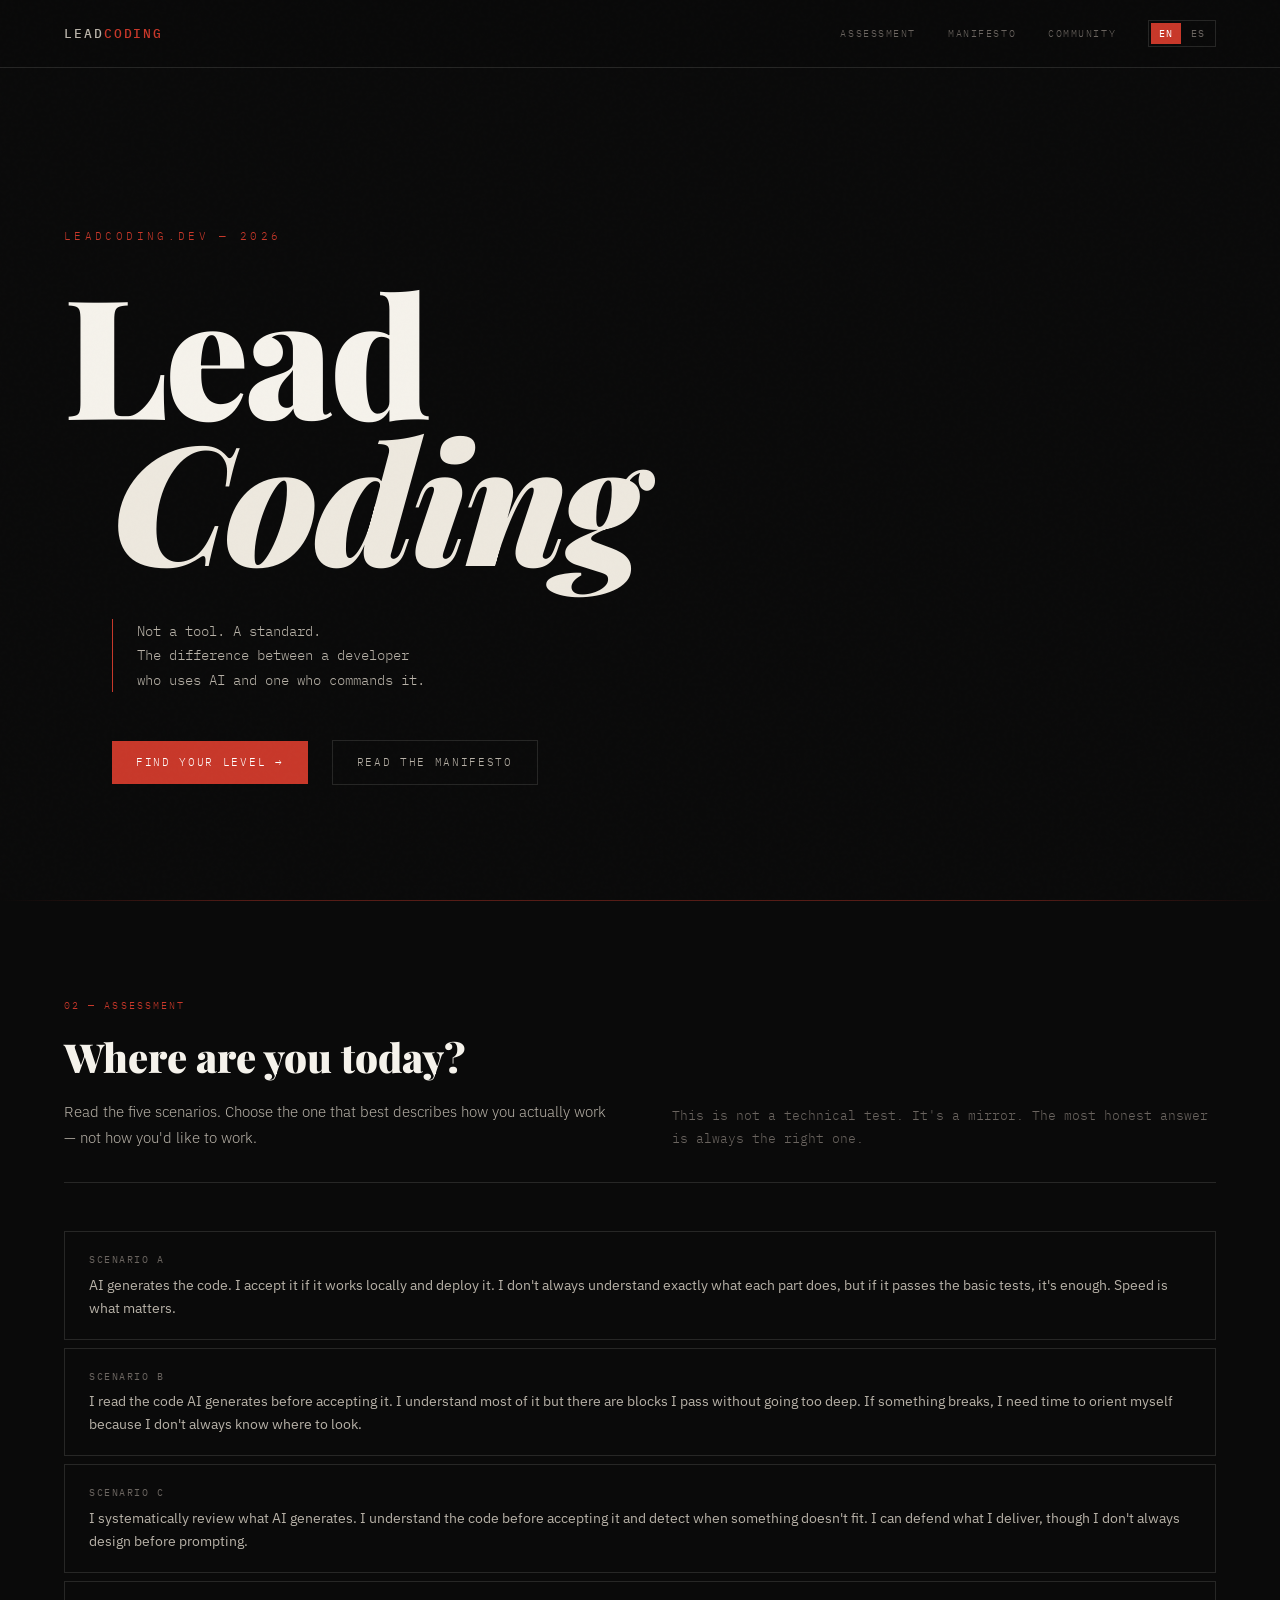
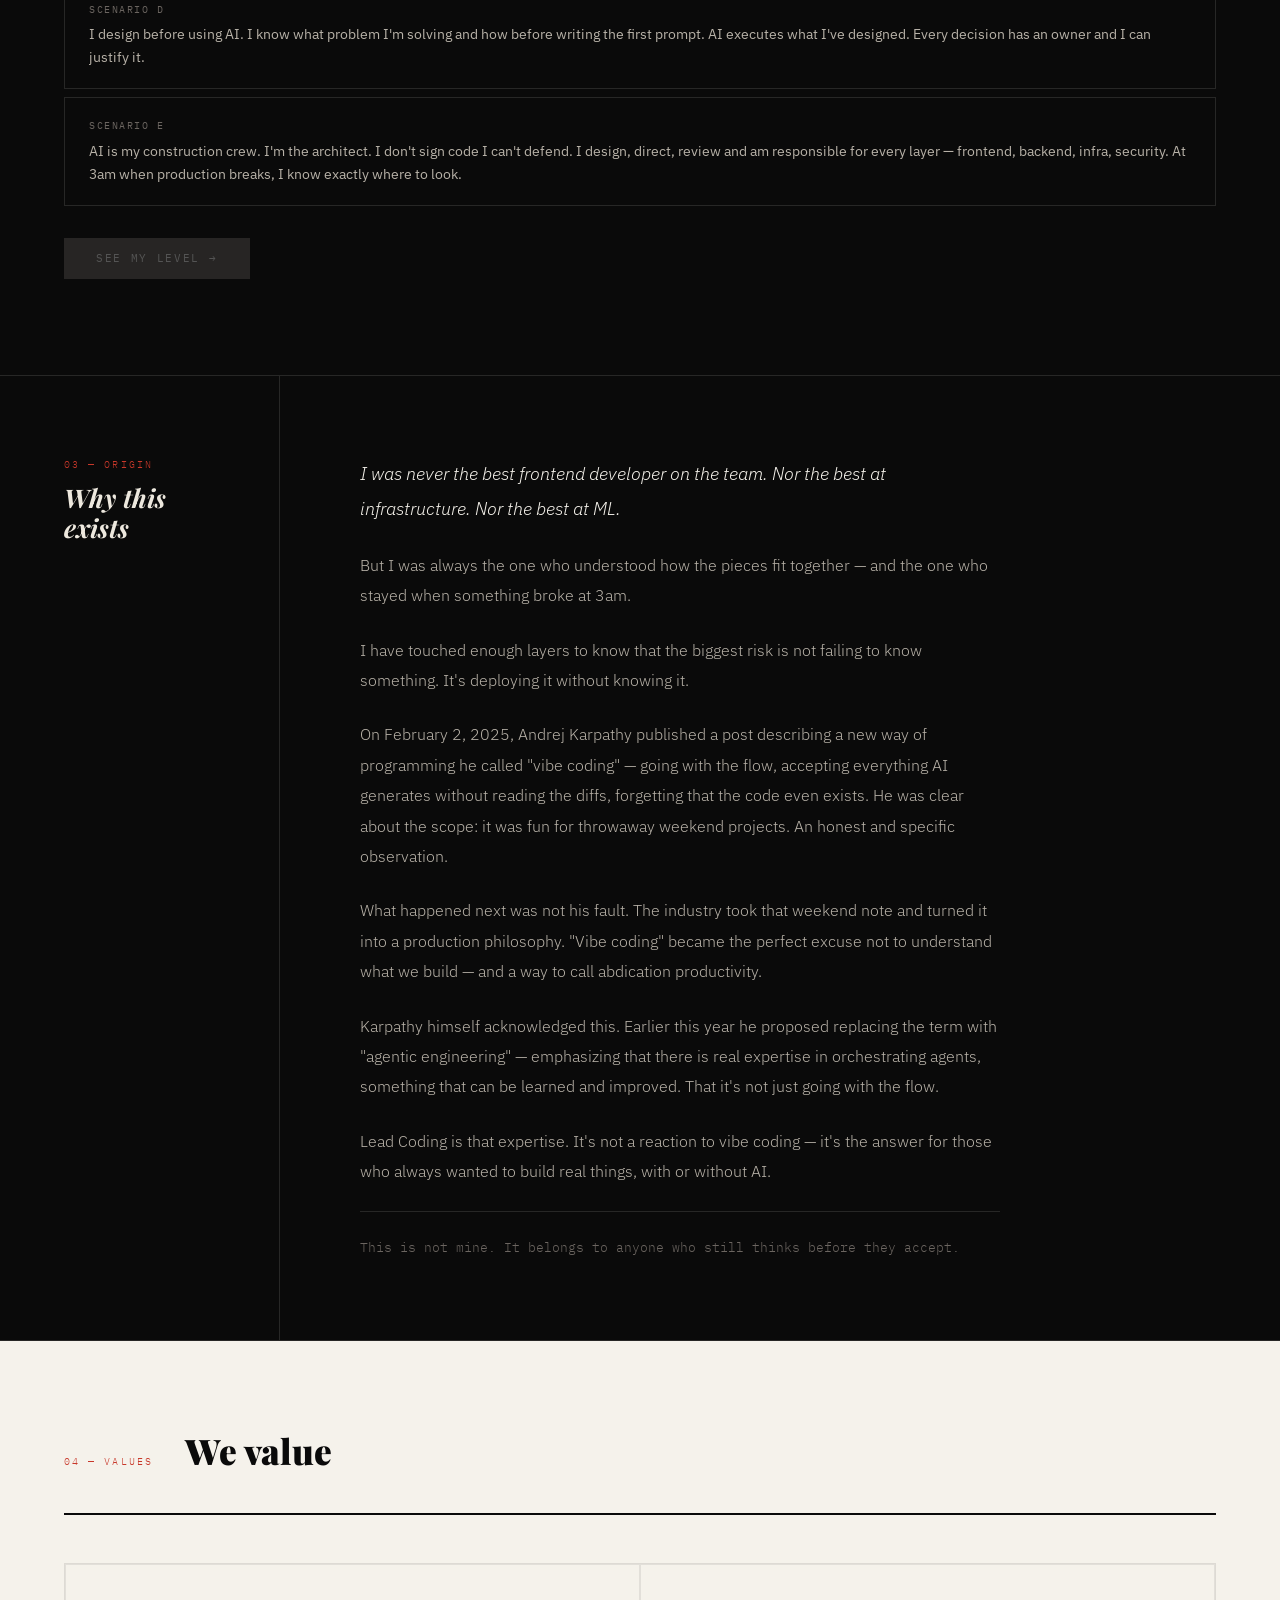
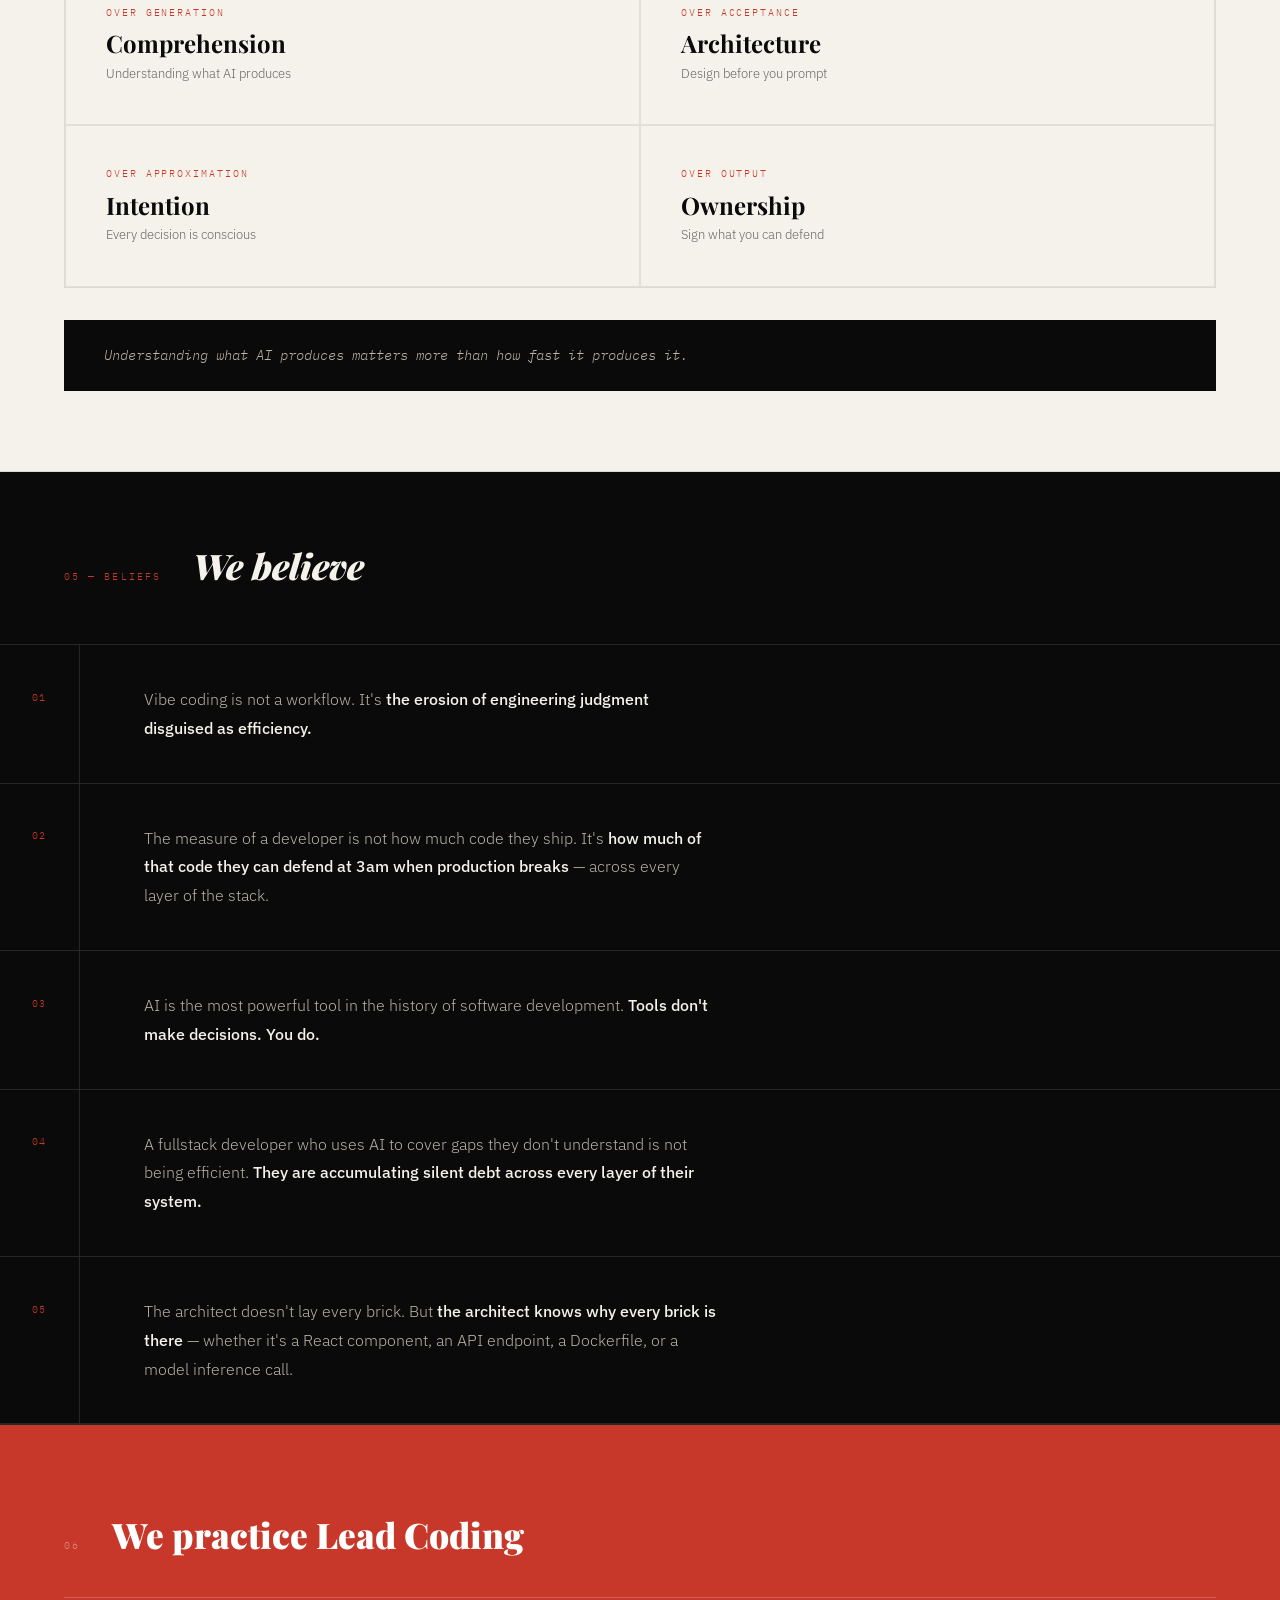
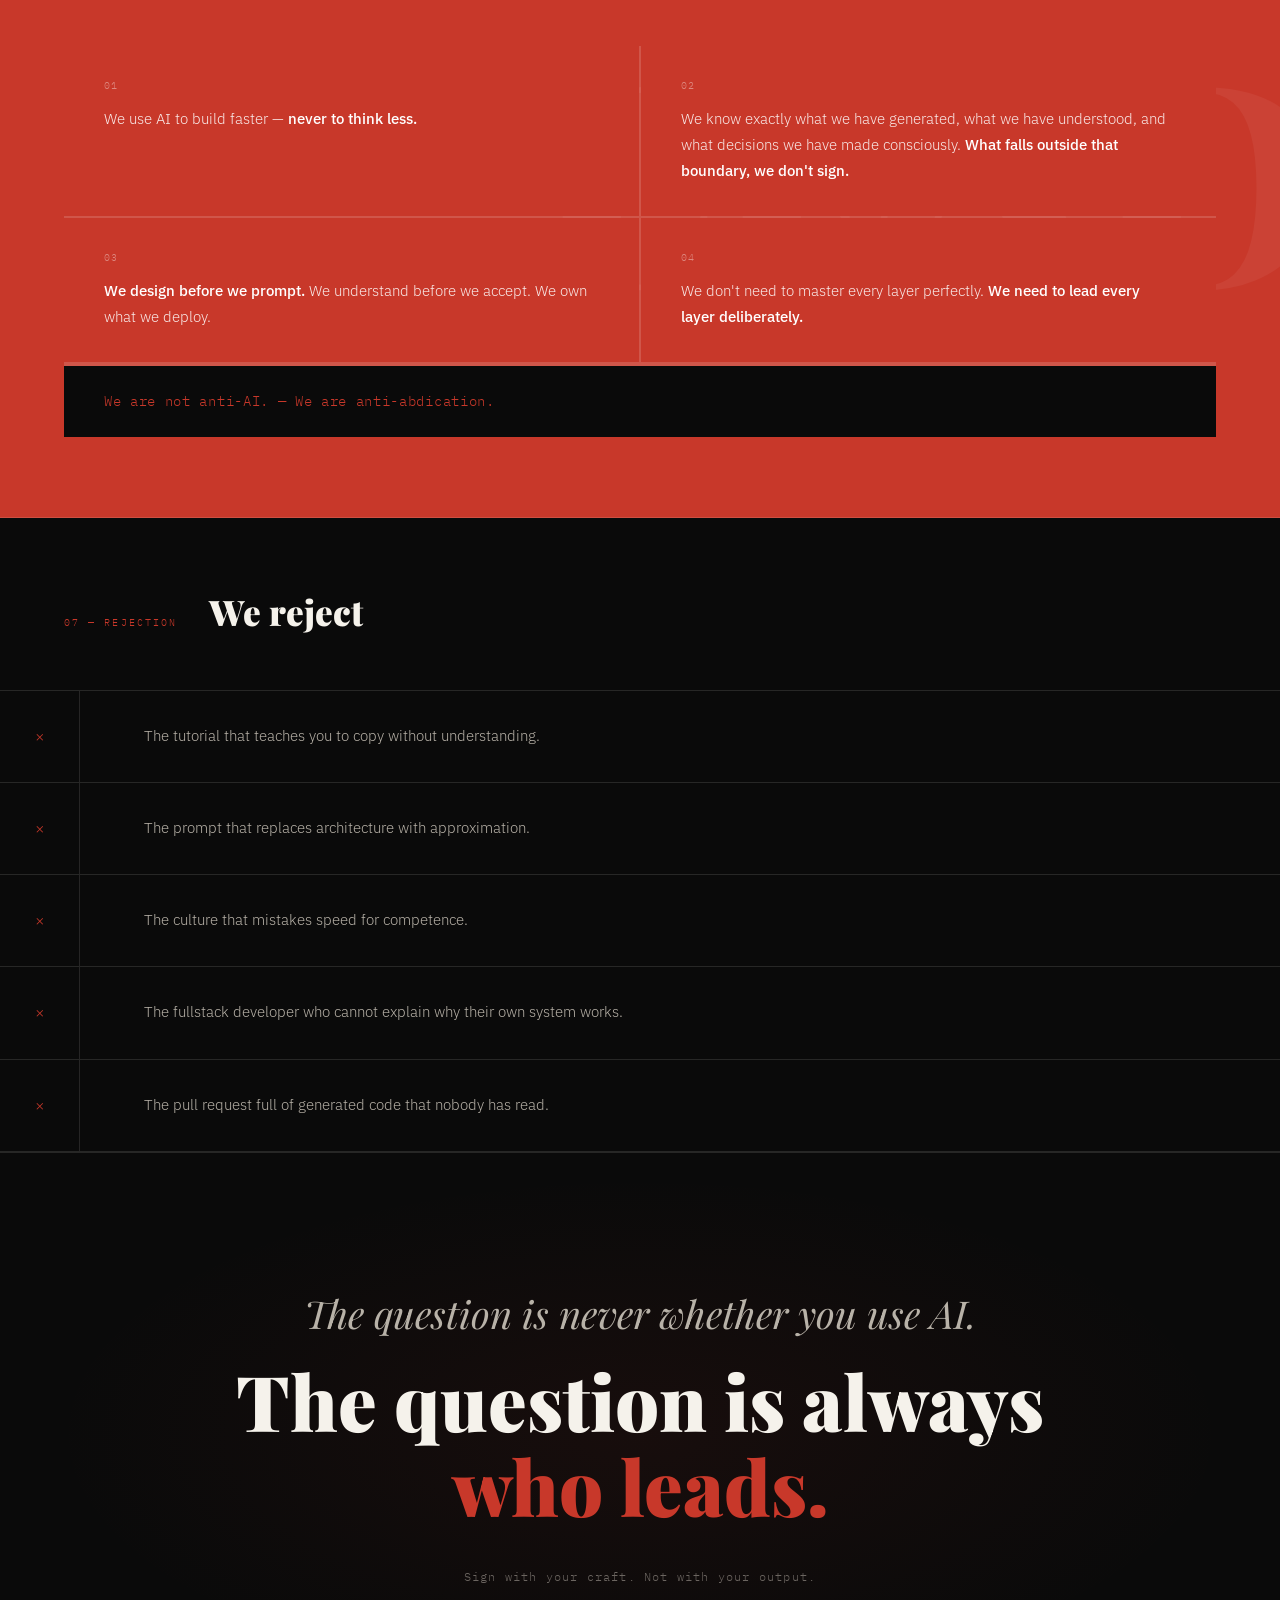
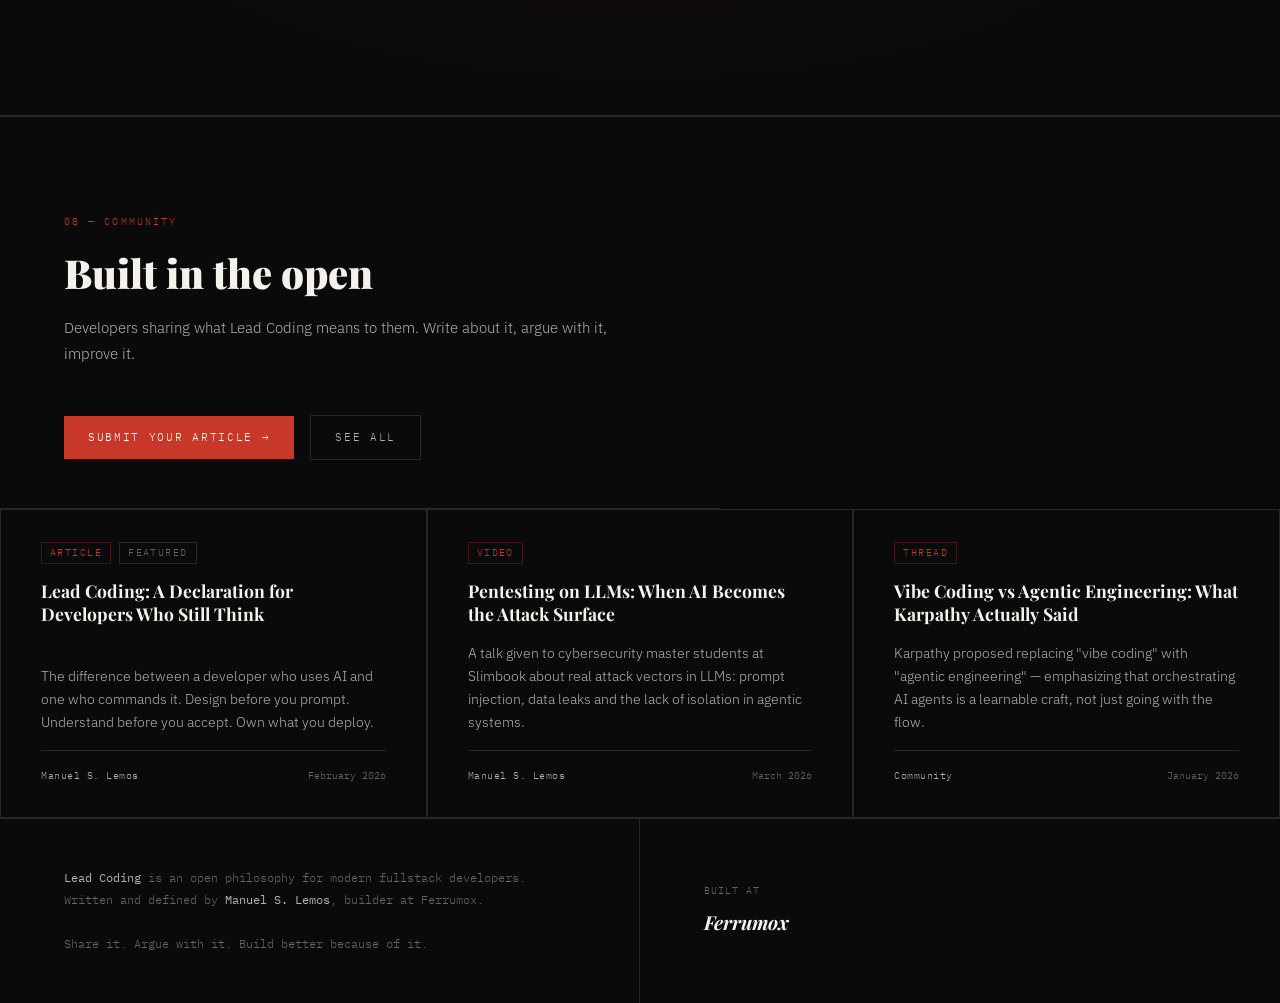
<file: index.html>
<!DOCTYPE html><html lang="en" id="html-root"> <head><meta charset="UTF-8"><meta name="viewport" content="width=device-width, initial-scale=1.0"><title>Lead Coding — A Declaration for Developers Who Still Think</title><meta name="description" content="Lead Coding is not a tool. It's a standard. The difference between a developer who uses AI and one who commands it."><meta name="author" content="Manuel S. Lemos"><!-- Open Graph --><meta property="og:type" content="website"><meta property="og:url" content="https://leadcoding.dev/"><meta property="og:title" content="Lead Coding — A Declaration for Developers Who Still Think"><meta property="og:description" content="Comprehension over generation. Architecture over acceptance. Intention over approximation. Ownership over output."><meta property="og:image" content="https://leadcoding.dev/og.png"><!-- Twitter / X --><meta name="twitter:card" content="summary_large_image"><meta name="twitter:title" content="Lead Coding — A Declaration for Developers Who Still Think"><meta name="twitter:description" content="Comprehension over generation. Architecture over acceptance. Intention over approximation. Ownership over output."><meta name="twitter:image" content="https://leadcoding.dev/og.png"><link rel="canonical" href="https://leadcoding.dev/"><link rel="icon" type="image/svg+xml" href="/favicon.svg"><link href="https://fonts.googleapis.com/css2?family=Playfair+Display:ital,wght@0,400;0,700;0,900;1,400;1,700&family=IBM+Plex+Mono:wght@300;400;500&family=IBM+Plex+Sans:wght@300;400;500&display=swap" rel="stylesheet"><link rel="stylesheet" href="/_astro/index.gItjLDVv.css"><script type="module" src="/_astro/hoisted.Df0vsMIO.js"></script></head> <body class="en">  <nav class="topbar"> <a href="#" class="logo">Lead<span>Coding</span></a> <div class="nav-links"> <a href="/#assessment" class="nav-link" data-lang="en">Assessment</a> <a href="/#assessment" class="nav-link" data-lang="es">Assessment</a> <a href="/#manifesto" class="nav-link" data-lang="en">Manifesto</a> <a href="/#manifesto" class="nav-link" data-lang="es">Manifiesto</a> <a href="/community" class="nav-link" data-lang="en">Community</a> <a href="/community" class="nav-link" data-lang="es">Comunidad</a> <div class="lang-toggle"> <button class="lang-btn active" onclick="setLang('en')">EN</button> <button class="lang-btn" onclick="setLang('es')">ES</button> </div> </div> </nav> <section class="hero"> <div class="hero-content"> <div class="hero-eyebrow" data-lang="en">leadcoding.dev — 2026</div> <div class="hero-eyebrow" data-lang="es">leadcoding.dev — 2026</div> <h1 class="hero-title">Lead<span class="line-2">Coding</span></h1> <p class="hero-subtitle" data-lang="en">Not a tool. A standard.<br>The difference between a developer<br>who uses AI and one who commands it.</p> <p class="hero-subtitle" data-lang="es">No es una herramienta. Es un estándar.<br>La diferencia entre un desarrollador<br>que usa IA y uno que la comanda.</p> <div class="hero-cta"> <a href="#assessment" class="cta-btn cta-primary" data-lang="en">Find your level →</a> <a href="#assessment" class="cta-btn cta-primary" data-lang="es">Descubre tu nivel →</a> <a href="#manifesto" class="cta-btn cta-secondary" data-lang="en">Read the manifesto</a> <a href="#manifesto" class="cta-btn cta-secondary" data-lang="es">Leer el manifiesto</a> </div> </div> </section> <div class="red-divider"></div> <section class="assessment-section reveal" id="assessment"> <div class="assessment-header"> <div class="assessment-header-left"> <div class="section-number">02 — Assessment</div> <div class="section-title-lg" data-lang="en">Where are you today?</div> <div class="section-title-lg" data-lang="es">¿Dónde estás hoy?</div> <div class="section-sub" data-lang="en">Read the five scenarios. Choose the one that best describes how you actually work — not how you'd like to work.</div> <div class="section-sub" data-lang="es">Lee los cinco escenarios. Elige el que mejor describe cómo trabajas hoy — no cómo te gustaría trabajar.</div> </div> <div class="assessment-header-right"> <p data-lang="en">This is not a technical test. It's a mirror. The most honest answer is always the right one.</p> <p data-lang="es">Esto no es un test técnico. Es un espejo. La respuesta más honesta es siempre la correcta.</p> </div> </div> <div id="quiz"> <div class="scenarios"> <button class="scenario" onclick="selectScenario(0, this)"> <div class="scenario-level" data-lang="en">Scenario A</div> <div class="scenario-level" data-lang="es">Escenario A</div> <div class="scenario-text" data-lang="en">AI generates the code. I accept it if it works locally and deploy it. I don't always understand exactly what each part does, but if it passes the basic tests, it's enough. Speed is what matters.</div> <div class="scenario-text" data-lang="es">La IA genera el código. Yo lo acepto si funciona en local y lo despliego. No siempre entiendo exactamente qué hace cada parte, pero si pasa los tests básicos es suficiente. La velocidad es lo que importa.</div> </button> <button class="scenario" onclick="selectScenario(1, this)"> <div class="scenario-level" data-lang="en">Scenario B</div> <div class="scenario-level" data-lang="es">Escenario B</div> <div class="scenario-text" data-lang="en">I read the code AI generates before accepting it. I understand most of it but there are blocks I pass without going too deep. If something breaks, I need time to orient myself because I don't always know where to look.</div> <div class="scenario-text" data-lang="es">Leo el código que genera la IA antes de aceptarlo. Entiendo la mayor parte pero hay bloques que paso sin profundizar demasiado. Si algo falla, necesito tiempo para orientarme porque no siempre sé qué buscar.</div> </button> <button class="scenario" onclick="selectScenario(2, this)"> <div class="scenario-level" data-lang="en">Scenario C</div> <div class="scenario-level" data-lang="es">Escenario C</div> <div class="scenario-text" data-lang="en">I systematically review what AI generates. I understand the code before accepting it and detect when something doesn't fit. I can defend what I deliver, though I don't always design before prompting.</div> <div class="scenario-text" data-lang="es">Reviso sistemáticamente lo que genera la IA. Entiendo el código antes de aceptarlo y detecto cuando algo no encaja. Puedo defender lo que entrego, aunque no siempre diseño antes de promtear.</div> </button> <button class="scenario" onclick="selectScenario(3, this)"> <div class="scenario-level" data-lang="en">Scenario D</div> <div class="scenario-level" data-lang="es">Escenario D</div> <div class="scenario-text" data-lang="en">I design before using AI. I know what problem I'm solving and how before writing the first prompt. AI executes what I've designed. Every decision has an owner and I can justify it.</div> <div class="scenario-text" data-lang="es">Diseño antes de usar la IA. Tengo claro qué problema resuelvo y cómo antes de escribir el primer prompt. La IA ejecuta lo que yo he diseñado. Cada decisión tiene dueño y puedo justificarla.</div> </button> <button class="scenario" onclick="selectScenario(4, this)"> <div class="scenario-level" data-lang="en">Scenario E</div> <div class="scenario-level" data-lang="es">Escenario E</div> <div class="scenario-text" data-lang="en">AI is my construction crew. I'm the architect. I don't sign code I can't defend. I design, direct, review and am responsible for every layer — frontend, backend, infra, security. At 3am when production breaks, I know exactly where to look.</div> <div class="scenario-text" data-lang="es">La IA es mi equipo de obra. Yo soy el arquitecto. No firmo código que no puedo defender. Diseño, dirijo, reviso y soy responsable de cada capa — frontend, backend, infra, seguridad. A las 3am cuando producción falla, sé exactamente dónde mirar.</div> </button> </div> <button class="btn-result" id="btn-result" disabled onclick="showResult()"> <span data-lang="en">See my level →</span> <span data-lang="es">Ver mi nivel →</span> </button> </div> <div class="result-card" id="result-card"> <div class="result-top"> <div class="result-label" data-lang="en">Your current level</div> <div class="result-label" data-lang="es">Tu nivel actual</div> <div class="result-level" id="result-level">—</div> <div class="result-desc" id="result-desc">—</div> </div> <div class="scale-wrap"> <div class="scale-label" data-lang="en">Lead Coding scale</div> <div class="scale-label" data-lang="es">Escala Lead Coding</div> <div class="scale-steps" id="scale-steps"></div> <div class="scale-names"> <span class="scale-name">Vibe Coder</span> <span class="scale-name">Lead Coder</span> </div> </div> <div class="result-next"> <div class="result-next-label" data-lang="en">What this means</div> <div class="result-next-label" data-lang="es">Qué significa esto</div> <div class="result-next-text" id="result-next-text">—</div> <button class="btn-restart" onclick="restart()"> <span data-lang="en">Retake assessment</span> <span data-lang="es">Repetir el assessment</span> </button> </div> </div> </section>  <section id="manifesto" class="manifesto-section"> <!-- ORIGIN --> <div class="origin reveal"> <div class="origin-label"> <div class="section-number">03 — <span data-lang="en">Origin</span><span data-lang="es">Origen</span></div> <div class="origin-section-title" data-lang="en">Why this exists</div> <div class="origin-section-title" data-lang="es">Por qué existe esto</div> </div> <div class="origin-text"> <div data-lang="en"> <p>I was never the best frontend developer on the team. Nor the best at infrastructure. Nor the best at ML.</p> <p>But I was always the one who understood how the pieces fit together — and the one who stayed when something broke at 3am.</p> <p>I have touched enough layers to know that the biggest risk is not failing to know something. It's deploying it without knowing it.</p> <p>On February 2, 2025, Andrej Karpathy published a post describing a new way of programming he called "vibe coding" — going with the flow, accepting everything AI generates without reading the diffs, forgetting that the code even exists. He was clear about the scope: it was fun for throwaway weekend projects. An honest and specific observation.</p> <p>What happened next was not his fault. The industry took that weekend note and turned it into a production philosophy. "Vibe coding" became the perfect excuse not to understand what we build — and a way to call abdication productivity.</p> <p>Karpathy himself acknowledged this. Earlier this year he proposed replacing the term with "agentic engineering" — emphasizing that there is real expertise in orchestrating agents, something that can be learned and improved. That it's not just going with the flow.</p> <p>Lead Coding is that expertise. It's not a reaction to vibe coding — it's the answer for those who always wanted to build real things, with or without AI.</p> <p>This is not mine. It belongs to anyone who still thinks before they accept.</p> </div> <div data-lang="es"> <p>Nunca he sido el mejor frontend del equipo. Ni el mejor en infraestructura. Ni el mejor en ML.</p> <p>Pero siempre he sido el que entiende cómo encajan las piezas — y el que se queda cuando algo se rompe a las 3 de la mañana.</p> <p>He tocado suficientes capas para saber que el mayor riesgo no es no saber algo. Es desplegarlo sin saberlo.</p> <p>El 2 de febrero de 2025, Andrej Karpathy publicó un post describiendo una nueva forma de programar que llamó "vibe coding" — dejarse llevar, aceptar todo lo que genera la IA sin leer los diffs, olvidarse de que el código existe. Él mismo lo acotó: era divertido para proyectos desechables de fin de semana. Una observación honesta y concreta.</p> <p>Lo que pasó después no fue culpa suya. La industria tomó esa nota de fin de semana y la convirtió en filosofía de producción. "Vibe coding" se transformó en la excusa perfecta para no entender lo que se construye — y en una forma de llamar productividad a la abdicación.</p> <p>El propio Karpathy lo reconoció. A principios de este año propuso reemplazar el término por "agentic engineering" — enfatizando que hay una expertise real en orquestar agentes, algo que se aprende y se mejora. Que no es solo dejarse llevar.</p> <p>Lead Coding es esa expertise. No es una reacción al vibe coding — es la respuesta para los que siempre quisieron construir cosas reales, con o sin IA.</p> <p>Esto no es mío. Es de cualquier desarrollador que todavía piensa antes de aceptar.</p> </div> </div> </div> <!-- VALUES --> <div class="values-section reveal"> <div class="values-header"> <div class="section-number">04 — <span data-lang="en">Values</span><span data-lang="es">Valores</span></div> <h2 data-lang="en">We value</h2> <h2 data-lang="es">Valoramos</h2> </div> <div class="values-grid"> <div class="value-item"> <div class="value-over" data-lang="en">over generation</div> <div class="value-over" data-lang="es">sobre la generación</div> <div class="value-main" data-lang="en">Comprehension</div> <div class="value-main" data-lang="es">La comprensión</div> <div class="value-sub" data-lang="en">Understanding what AI produces</div> <div class="value-sub" data-lang="es">Entender lo que produce la IA</div> </div> <div class="value-item"> <div class="value-over" data-lang="en">over acceptance</div> <div class="value-over" data-lang="es">sobre la aceptación</div> <div class="value-main" data-lang="en">Architecture</div> <div class="value-main" data-lang="es">La arquitectura</div> <div class="value-sub" data-lang="en">Design before you prompt</div> <div class="value-sub" data-lang="es">Diseña antes de hacer el prompt</div> </div> <div class="value-item"> <div class="value-over" data-lang="en">over approximation</div> <div class="value-over" data-lang="es">sobre la aproximación</div> <div class="value-main" data-lang="en">Intention</div> <div class="value-main" data-lang="es">La intención</div> <div class="value-sub" data-lang="en">Every decision is conscious</div> <div class="value-sub" data-lang="es">Cada decisión es consciente</div> </div> <div class="value-item"> <div class="value-over" data-lang="en">over output</div> <div class="value-over" data-lang="es">sobre el output</div> <div class="value-main" data-lang="en">Ownership</div> <div class="value-main" data-lang="es">La autoría</div> <div class="value-sub" data-lang="en">Sign what you can defend</div> <div class="value-sub" data-lang="es">Firma lo que puedes defender</div> </div> </div> <div class="values-axiom"> <p data-lang="en">Understanding what AI produces matters more than how fast it produces it.</p> <p data-lang="es">Entender lo que produce la IA importa más que la velocidad a la que lo produce.</p> </div> </div> <!-- BELIEFS --> <div class="beliefs-section reveal"> <div class="beliefs-header"> <div class="section-number">05 — <span data-lang="en">Beliefs</span><span data-lang="es">Principios</span></div> <h2 data-lang="en">We believe</h2> <h2 data-lang="es">Creemos</h2> </div> <ul style="list-style:none;"> <li class="belief-item"> <div class="belief-num">01</div> <div class="belief-text" data-lang="en">Vibe coding is not a workflow. It's <strong>the erosion of engineering judgment disguised as efficiency.</strong></div> <div class="belief-text" data-lang="es">El vibe coding no es una forma de trabajar. Es <strong>la erosión del criterio de ingeniería disfrazada de eficiencia.</strong></div> </li> <li class="belief-item"> <div class="belief-num">02</div> <div class="belief-text" data-lang="en">The measure of a developer is not how much code they ship. It's <strong>how much of that code they can defend at 3am when production breaks</strong> — across every layer of the stack.</div> <div class="belief-text" data-lang="es">La medida de un desarrollador no es cuánto código entrega. Es <strong>cuánto de ese código puede defender a las 3 de la mañana cuando producción se rompe</strong> — en cada capa del stack.</div> </li> <li class="belief-item"> <div class="belief-num">03</div> <div class="belief-text" data-lang="en">AI is the most powerful tool in the history of software development. <strong>Tools don't make decisions. You do.</strong></div> <div class="belief-text" data-lang="es">La IA es la herramienta más poderosa en la historia del desarrollo de software. <strong>Las herramientas no toman decisiones. Tú sí.</strong></div> </li> <li class="belief-item"> <div class="belief-num">04</div> <div class="belief-text" data-lang="en">A fullstack developer who uses AI to cover gaps they don't understand is not being efficient. <strong>They are accumulating silent debt across every layer of their system.</strong></div> <div class="belief-text" data-lang="es">Un desarrollador fullstack que usa IA para cubrir los huecos que no entiende no está siendo eficiente. <strong>Está acumulando deuda silenciosa en cada capa de su sistema.</strong></div> </li> <li class="belief-item"> <div class="belief-num">05</div> <div class="belief-text" data-lang="en">The architect doesn't lay every brick. But <strong>the architect knows why every brick is there</strong> — whether it's a React component, an API endpoint, a Dockerfile, or a model inference call.</div> <div class="belief-text" data-lang="es">El arquitecto no pone cada ladrillo. Pero <strong>sabe por qué cada ladrillo está donde está</strong> — sea un componente React, un endpoint de API, un Dockerfile, o una llamada de inferencia a un modelo.</div> </li> </ul> </div> <!-- PRACTICE --> <div class="practice-section reveal"> <div class="practice-header"> <div class="section-number">06</div> <h2 data-lang="en">We practice Lead Coding</h2> <h2 data-lang="es">Practicamos Lead Coding</h2> </div> <div class="practice-items"> <div class="practice-item"> <div class="practice-item-num">01</div> <p data-lang="en">We use AI to build faster — <strong>never to think less.</strong></p> <p data-lang="es">Usamos la IA para construir más rápido — <strong>nunca para pensar menos.</strong></p> </div> <div class="practice-item"> <div class="practice-item-num">02</div> <p data-lang="en">We know exactly what we have generated, what we have understood, and what decisions we have made consciously. <strong>What falls outside that boundary, we don't sign.</strong></p> <p data-lang="es">Sabemos exactamente qué hemos generado, qué hemos entendido, y qué decisiones hemos tomado conscientemente. <strong>Lo que queda fuera de ese perímetro, no lo firmamos.</strong></p> </div> <div class="practice-item"> <div class="practice-item-num">03</div> <p data-lang="en"><strong>We design before we prompt.</strong> We understand before we accept. We own what we deploy.</p> <p data-lang="es"><strong>Diseñamos antes de hacer el prompt.</strong> Entendemos antes de aceptar. Somos dueños de lo que desplegamos.</p> </div> <div class="practice-item"> <div class="practice-item-num">04</div> <p data-lang="en">We don't need to master every layer perfectly. <strong>We need to lead every layer deliberately.</strong></p> <p data-lang="es">No necesitamos dominar cada capa perfectamente. <strong>Necesitamos liderar cada capa deliberadamente.</strong></p> </div> <div class="practice-anti"> <p data-lang="en">We are not anti-AI. — We are anti-abdication.</p> <p data-lang="es">No somos anti-IA. — Somos anti-abdicación.</p> </div> </div> </div> <!-- REJECT --> <div class="reject-section reveal"> <div class="reject-header"> <div class="section-number">07 — <span data-lang="en">Rejection</span><span data-lang="es">Rechazo</span></div> <h2 data-lang="en">We reject</h2> <h2 data-lang="es">Rechazamos</h2> </div> <ul class="reject-list"> <li> <div class="reject-dash">×</div> <div class="reject-text" data-lang="en">The tutorial that teaches you to copy without understanding.</div> <div class="reject-text" data-lang="es">El tutorial que enseña a copiar sin entender.</div> </li> <li> <div class="reject-dash">×</div> <div class="reject-text" data-lang="en">The prompt that replaces architecture with approximation.</div> <div class="reject-text" data-lang="es">El prompt que reemplaza la arquitectura con aproximación.</div> </li> <li> <div class="reject-dash">×</div> <div class="reject-text" data-lang="en">The culture that mistakes speed for competence.</div> <div class="reject-text" data-lang="es">La cultura que confunde velocidad con competencia.</div> </li> <li> <div class="reject-dash">×</div> <div class="reject-text" data-lang="en">The fullstack developer who cannot explain why their own system works.</div> <div class="reject-text" data-lang="es">Al desarrollador fullstack que no puede explicar por qué funciona su propio sistema.</div> </li> <li> <div class="reject-dash">×</div> <div class="reject-text" data-lang="en">The pull request full of generated code that nobody has read.</div> <div class="reject-text" data-lang="es">El pull request lleno de código generado que nadie ha leído.</div> </li> </ul> </div> <!-- STATEMENT --> <div class="statement reveal"> <p class="statement-q" data-lang="en">The question is never whether you use AI.</p> <p class="statement-q" data-lang="es">La pregunta nunca es si usas IA.</p> <p class="statement-a" data-lang="en">The question is always<br><span>who leads.</span></p> <p class="statement-a" data-lang="es">La pregunta siempre es<br><span>quién lidera.</span></p> <p class="statement-sub" data-lang="en">Sign with your craft. Not with your output.</p> <p class="statement-sub" data-lang="es">Firma con tu oficio. No con tu output.</p> </div> </section> <section class="community-section reveal" id="community"> <div class="community-header"> <div class="section-number">08 — <span data-lang="en">Community</span><span data-lang="es">Comunidad</span></div> <div class="section-title-lg" data-lang="en">Built in the open</div> <div class="section-title-lg" data-lang="es">Construido en abierto</div> <p class="section-sub" data-lang="en">Developers sharing what Lead Coding means to them. Write about it, argue with it, improve it.</p> <p class="section-sub" data-lang="es">Desarrolladores compartiendo lo que Lead Coding significa para ellos. Escribe sobre ello, debátelo, mejóralo.</p> <div class="community-header-ctas" style="margin-top:3rem;"> <a href="https://github.com/ManuelSLemos/leadcoding-community/issues/new?template=submit_article.md" target="_blank" rel="noopener noreferrer" class="cta-btn cta-primary" data-lang="en">Submit your article →</a> <a href="https://github.com/ManuelSLemos/leadcoding-community/issues/new?template=submit_article.md" target="_blank" rel="noopener noreferrer" class="cta-btn cta-primary" data-lang="es">Propón tu artículo →</a> <a href="/community" class="cta-btn cta-secondary" data-lang="en">See all</a> <a href="/community" class="cta-btn cta-secondary" data-lang="es">Ver todo</a> </div> </div> <div class="community-grid"> <a href="https://leadcoding.dev" target="_blank" rel="noopener noreferrer" class="community-card" data-type="article"> <div class="community-card-top"> <span class="community-badge" data-lang="en">Article</span> <span class="community-badge" data-lang="es">Artículo</span> <span class="community-featured" data-lang="en">Featured</span> <span class="community-featured" data-lang="es">Destacado</span> </div> <h3 class="community-card-title"> <span data-lang="en">Lead Coding: A Declaration for Developers Who Still Think</span> <span data-lang="es">Lead Coding: Una declaración para desarrolladores que todavía piensan</span> </h3> <p class="community-card-excerpt"> <span data-lang="en">The difference between a developer who uses AI and one who commands it. Design before you prompt. Understand before you accept. Own what you deploy.</span> <span data-lang="es">La diferencia entre un desarrollador que usa IA y uno que la comanda. Diseña antes de hacer el prompt. Entiende antes de aceptar. Sé dueño de lo que despliegas.</span> </p> <div class="community-card-meta"> <span class="community-author"> <span>Manuel S. Lemos</span> </span> <span class="community-date"> <span data-lang="en">February 2026</span> <span data-lang="es">febrero de 2026</span> </span> </div> </a><a href="https://slimbook.com/blog/noticias-1/post/visita-de-los-alumnos-de-ciberseguridad-en-entornos-de-tecnologias-de-la-informacion-521" target="_blank" rel="noopener noreferrer" class="community-card" data-type="video"> <div class="community-card-top"> <span class="community-badge" data-lang="en">Video</span> <span class="community-badge" data-lang="es">Video</span>   </div> <h3 class="community-card-title"> <span data-lang="en">Pentesting on LLMs: When AI Becomes the Attack Surface</span> <span data-lang="es">Pentesting en LLMs: cuando la IA se convierte en la superficie de ataque</span> </h3> <p class="community-card-excerpt"> <span data-lang="en">A talk given to cybersecurity master students at Slimbook about real attack vectors in LLMs: prompt injection, data leaks and the lack of isolation in agentic systems.</span> <span data-lang="es">Una charla para alumnos del máster de ciberseguridad en Slimbook sobre vectores de ataque reales en LLMs: prompt injection, fugas de datos y falta de aislamiento en sistemas agénticos.</span> </p> <div class="community-card-meta"> <span class="community-author"> <span>Manuel S. Lemos</span> </span> <span class="community-date"> <span data-lang="en">March 2026</span> <span data-lang="es">marzo de 2026</span> </span> </div> </a><a href="https://x.com/karpathy" target="_blank" rel="noopener noreferrer" class="community-card" data-type="thread"> <div class="community-card-top"> <span class="community-badge" data-lang="en">Thread</span> <span class="community-badge" data-lang="es">Hilo</span>   </div> <h3 class="community-card-title"> <span data-lang="en">Vibe Coding vs Agentic Engineering: What Karpathy Actually Said</span> <span data-lang="es">Vibe Coding vs Agentic Engineering: lo que Karpathy realmente dijo</span> </h3> <p class="community-card-excerpt"> <span data-lang="en">Karpathy proposed replacing &quot;vibe coding&quot; with &quot;agentic engineering&quot; — emphasizing that orchestrating AI agents is a learnable craft, not just going with the flow.</span> <span data-lang="es">Karpathy propuso reemplazar &quot;vibe coding&quot; por &quot;agentic engineering&quot; — enfatizando que orquestar agentes de IA es un oficio que se aprende, no solo dejarse llevar.</span> </p> <div class="community-card-meta"> <span class="community-author"> Community </span> <span class="community-date"> <span data-lang="en">January 2026</span> <span data-lang="es">enero de 2026</span> </span> </div> </a> </div> </section> <footer class="footer"> <div class="footer-left"> <p data-lang="en"> <strong>Lead Coding</strong> is an open philosophy for modern fullstack developers.<br>
Written and defined by <a href="https://manuelslemos.com" style="color:var(--grey-light);text-decoration:none;"><strong>Manuel S. Lemos</strong></a>, builder at Ferrumox.<br><br>
Share it. Argue with it. Build better because of it.
</p> <p data-lang="es"> <strong>Lead Coding</strong> es una filosofía abierta para desarrolladores fullstack modernos.<br>
Escrito y definido por <a href="https://manuelslemos.com" style="color:var(--grey-light);text-decoration:none;"><strong>Manuel S. Lemos</strong></a>, builder en Ferrumox.<br><br>
Compártelo. Debátelo. Construye mejor gracias a él.
</p> </div> <div class="footer-right"> <p data-lang="en">Built at</p> <p data-lang="es">Construido en</p> <a href="https://ferrumox.com" style="text-decoration:none;" class="footer-brand">Ferrumox</a> </div> </footer>  <script>
    (function() {
      const saved = localStorage.getItem('lc-lang') || 'en';
      document.body.classList.remove('en', 'es');
      document.body.classList.add(saved);
      document.getElementById('html-root').setAttribute('lang', saved);
      document.querySelectorAll('.lang-btn').forEach(b => {
        b.classList.toggle('active', b.textContent.toLowerCase() === saved);
      });
    })();
  </script> </body> </html>
</file>
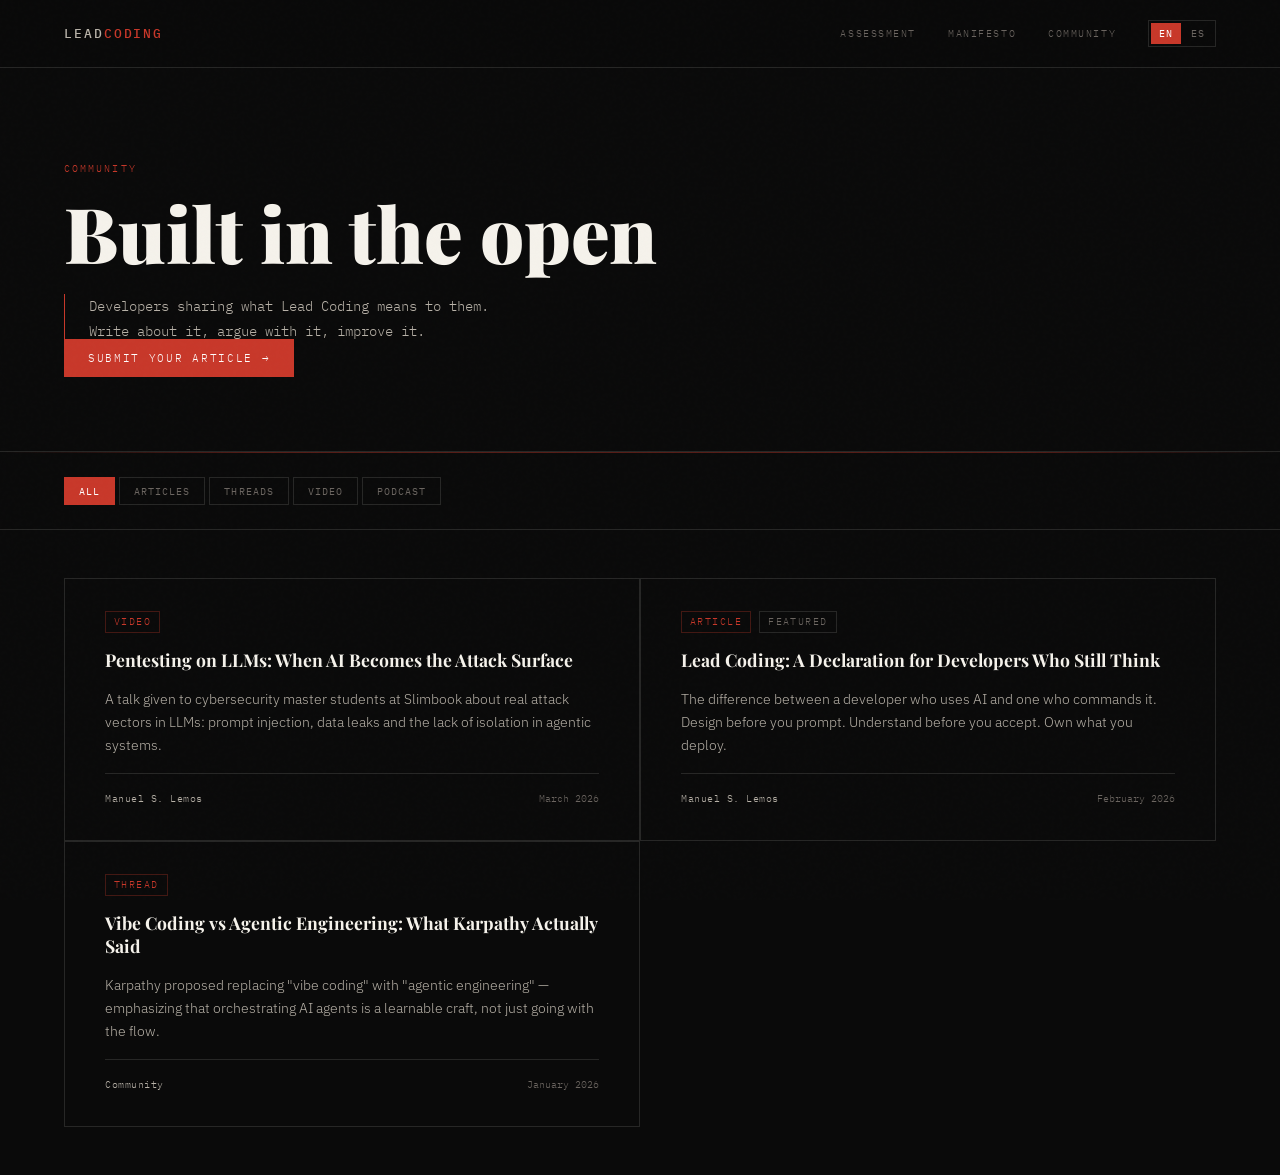
<file: community/index.html>
<!DOCTYPE html><html lang="en" id="html-root"> <head><meta charset="UTF-8"><meta name="viewport" content="width=device-width, initial-scale=1.0"><title>Community — Lead Coding</title><meta name="description" content="Developers writing about Lead Coding. Articles, threads, videos and podcasts from the community."><meta name="author" content="Manuel S. Lemos"><!-- Open Graph --><meta property="og:type" content="website"><meta property="og:url" content="https://leadcoding.dev/"><meta property="og:title" content="Community — Lead Coding"><meta property="og:description" content="Comprehension over generation. Architecture over acceptance. Intention over approximation. Ownership over output."><meta property="og:image" content="https://leadcoding.dev/og.png"><!-- Twitter / X --><meta name="twitter:card" content="summary_large_image"><meta name="twitter:title" content="Community — Lead Coding"><meta name="twitter:description" content="Comprehension over generation. Architecture over acceptance. Intention over approximation. Ownership over output."><meta name="twitter:image" content="https://leadcoding.dev/og.png"><link rel="canonical" href="https://leadcoding.dev/"><link rel="icon" type="image/svg+xml" href="/favicon.svg"><link href="https://fonts.googleapis.com/css2?family=Playfair+Display:ital,wght@0,400;0,700;0,900;1,400;1,700&family=IBM+Plex+Mono:wght@300;400;500&family=IBM+Plex+Sans:wght@300;400;500&display=swap" rel="stylesheet"><link rel="stylesheet" href="/_astro/index.gItjLDVv.css">
<style>.community-page[data-astro-cid-l3mfaj7d]{padding-top:80px;min-height:100vh}.community-page-header[data-astro-cid-l3mfaj7d]{padding:5rem 4rem;border-bottom:1px solid var(--border)}.community-page-header-inner[data-astro-cid-l3mfaj7d]{max-width:700px}.community-page-title[data-astro-cid-l3mfaj7d]{font-family:Playfair Display,serif;font-size:clamp(2.5rem,6vw,5rem);font-weight:900;line-height:1;margin-bottom:1.5rem}.community-page-sub[data-astro-cid-l3mfaj7d]{font-family:IBM Plex Mono,monospace;font-size:.85rem;color:var(--grey-light);line-height:1.8;border-left:1px solid var(--red);padding-left:1.5rem}.community-filters-wrap[data-astro-cid-l3mfaj7d]{padding:1.5rem 4rem;border-bottom:1px solid var(--border)}.community-page-grid[data-astro-cid-l3mfaj7d]{display:grid;grid-template-columns:repeat(2,1fr);gap:0;padding:3rem 4rem}@media (max-width: 900px){.community-page-header[data-astro-cid-l3mfaj7d]{padding:3rem 2rem}.community-filters-wrap[data-astro-cid-l3mfaj7d]{padding:1rem 2rem}.community-page-grid[data-astro-cid-l3mfaj7d]{grid-template-columns:1fr;padding:2rem}}
</style><script type="module">const a=document.querySelectorAll(".filter-btn"),s=document.querySelectorAll(".community-card");a.forEach(c=>{c.addEventListener("click",()=>{const e=c.dataset.filter;a.forEach(t=>{t.dataset.filter===e?t.classList.add("active"):t.classList.remove("active")}),s.forEach(t=>{const l=e==="all"||t.dataset.type===e;t.style.display=l?"":"none"})})});
</script></head> <body class="en">  <nav class="topbar"> <a href="#" class="logo">Lead<span>Coding</span></a> <div class="nav-links"> <a href="/#assessment" class="nav-link" data-lang="en">Assessment</a> <a href="/#assessment" class="nav-link" data-lang="es">Assessment</a> <a href="/#manifesto" class="nav-link" data-lang="en">Manifesto</a> <a href="/#manifesto" class="nav-link" data-lang="es">Manifiesto</a> <a href="/community" class="nav-link" data-lang="en">Community</a> <a href="/community" class="nav-link" data-lang="es">Comunidad</a> <div class="lang-toggle"> <button class="lang-btn active" onclick="setLang('en')">EN</button> <button class="lang-btn" onclick="setLang('es')">ES</button> </div> </div> </nav> <main class="community-page" data-astro-cid-l3mfaj7d> <!-- HEADER --> <div class="community-page-header" data-astro-cid-l3mfaj7d> <div class="community-page-header-inner" data-astro-cid-l3mfaj7d> <div class="section-number" style="margin-bottom:1rem;" data-astro-cid-l3mfaj7d> <span data-lang="en" data-astro-cid-l3mfaj7d>Community</span> <span data-lang="es" data-astro-cid-l3mfaj7d>Comunidad</span> </div> <h1 class="community-page-title" data-lang="en" data-astro-cid-l3mfaj7d>Built in the open</h1> <h1 class="community-page-title" data-lang="es" data-astro-cid-l3mfaj7d>Construido en abierto</h1> <p class="community-page-sub" data-lang="en" data-astro-cid-l3mfaj7d>
Developers sharing what Lead Coding means to them.<br data-astro-cid-l3mfaj7d>
Write about it, argue with it, improve it.
</p> <p class="community-page-sub" data-lang="es" data-astro-cid-l3mfaj7d>
Desarrolladores compartiendo lo que Lead Coding significa para ellos.<br data-astro-cid-l3mfaj7d>
Escribe sobre ello, debátelo, mejóralo.
</p> <a href="https://github.com/ManuelSLemos/leadcoding-community/issues/new?template=submit_article.md" target="_blank" rel="noopener noreferrer" class="cta-btn cta-primary" style="margin-top:2rem;display:inline-block;" data-lang="en" data-astro-cid-l3mfaj7d>Submit your article →</a> <a href="https://github.com/ManuelSLemos/leadcoding-community/issues/new?template=submit_article.md" target="_blank" rel="noopener noreferrer" class="cta-btn cta-primary" style="margin-top:2rem;display:inline-block;" data-lang="es" data-astro-cid-l3mfaj7d>Propón tu artículo →</a> </div> </div> <div class="red-divider" data-astro-cid-l3mfaj7d></div> <!-- FILTERS --> <div class="community-filters-wrap" data-astro-cid-l3mfaj7d> <div class="community-filters" data-astro-cid-l3mfaj7d> <button class="filter-btn active" data-filter="all" data-lang="en" data-astro-cid-l3mfaj7d>All</button> <button class="filter-btn active" data-filter="all" data-lang="es" data-astro-cid-l3mfaj7d>Todo</button> <button class="filter-btn" data-filter="article" data-lang="en" data-astro-cid-l3mfaj7d>Articles</button> <button class="filter-btn" data-filter="article" data-lang="es" data-astro-cid-l3mfaj7d>Artículos</button> <button class="filter-btn" data-filter="thread" data-lang="en" data-astro-cid-l3mfaj7d>Threads</button> <button class="filter-btn" data-filter="thread" data-lang="es" data-astro-cid-l3mfaj7d>Hilos</button> <button class="filter-btn" data-filter="video" data-astro-cid-l3mfaj7d>Video</button> <button class="filter-btn" data-filter="podcast" data-astro-cid-l3mfaj7d>Podcast</button> </div> </div> <!-- GRID --> <div class="community-page-grid" id="community-grid" data-astro-cid-l3mfaj7d> <a href="https://slimbook.com/blog/noticias-1/post/visita-de-los-alumnos-de-ciberseguridad-en-entornos-de-tecnologias-de-la-informacion-521" target="_blank" rel="noopener noreferrer" class="community-card" data-type="video"> <div class="community-card-top"> <span class="community-badge" data-lang="en">Video</span> <span class="community-badge" data-lang="es">Video</span>   </div> <h3 class="community-card-title"> <span data-lang="en">Pentesting on LLMs: When AI Becomes the Attack Surface</span> <span data-lang="es">Pentesting en LLMs: cuando la IA se convierte en la superficie de ataque</span> </h3> <p class="community-card-excerpt"> <span data-lang="en">A talk given to cybersecurity master students at Slimbook about real attack vectors in LLMs: prompt injection, data leaks and the lack of isolation in agentic systems.</span> <span data-lang="es">Una charla para alumnos del máster de ciberseguridad en Slimbook sobre vectores de ataque reales en LLMs: prompt injection, fugas de datos y falta de aislamiento en sistemas agénticos.</span> </p> <div class="community-card-meta"> <span class="community-author"> <span>Manuel S. Lemos</span> </span> <span class="community-date"> <span data-lang="en">March 2026</span> <span data-lang="es">marzo de 2026</span> </span> </div> </a><a href="https://leadcoding.dev" target="_blank" rel="noopener noreferrer" class="community-card" data-type="article"> <div class="community-card-top"> <span class="community-badge" data-lang="en">Article</span> <span class="community-badge" data-lang="es">Artículo</span> <span class="community-featured" data-lang="en">Featured</span> <span class="community-featured" data-lang="es">Destacado</span> </div> <h3 class="community-card-title"> <span data-lang="en">Lead Coding: A Declaration for Developers Who Still Think</span> <span data-lang="es">Lead Coding: Una declaración para desarrolladores que todavía piensan</span> </h3> <p class="community-card-excerpt"> <span data-lang="en">The difference between a developer who uses AI and one who commands it. Design before you prompt. Understand before you accept. Own what you deploy.</span> <span data-lang="es">La diferencia entre un desarrollador que usa IA y uno que la comanda. Diseña antes de hacer el prompt. Entiende antes de aceptar. Sé dueño de lo que despliegas.</span> </p> <div class="community-card-meta"> <span class="community-author"> <span>Manuel S. Lemos</span> </span> <span class="community-date"> <span data-lang="en">February 2026</span> <span data-lang="es">febrero de 2026</span> </span> </div> </a><a href="https://x.com/karpathy" target="_blank" rel="noopener noreferrer" class="community-card" data-type="thread"> <div class="community-card-top"> <span class="community-badge" data-lang="en">Thread</span> <span class="community-badge" data-lang="es">Hilo</span>   </div> <h3 class="community-card-title"> <span data-lang="en">Vibe Coding vs Agentic Engineering: What Karpathy Actually Said</span> <span data-lang="es">Vibe Coding vs Agentic Engineering: lo que Karpathy realmente dijo</span> </h3> <p class="community-card-excerpt"> <span data-lang="en">Karpathy proposed replacing &quot;vibe coding&quot; with &quot;agentic engineering&quot; — emphasizing that orchestrating AI agents is a learnable craft, not just going with the flow.</span> <span data-lang="es">Karpathy propuso reemplazar &quot;vibe coding&quot; por &quot;agentic engineering&quot; — enfatizando que orquestar agentes de IA es un oficio que se aprende, no solo dejarse llevar.</span> </p> <div class="community-card-meta"> <span class="community-author"> Community </span> <span class="community-date"> <span data-lang="en">January 2026</span> <span data-lang="es">enero de 2026</span> </span> </div> </a> </div> </main>  <script>
    (function() {
      const saved = localStorage.getItem('lc-lang') || 'en';
      document.body.classList.remove('en', 'es');
      document.body.classList.add(saved);
      document.getElementById('html-root').setAttribute('lang', saved);
      document.querySelectorAll('.lang-btn').forEach(b => {
        b.classList.toggle('active', b.textContent.toLowerCase() === saved);
      });
    })();
  </script> </body> </html>
</file>
<file: _astro/index.gItjLDVv.css>
:root{--black: #0a0a0a;--white: #f5f2eb;--cream: #ede8de;--red: #c8382a;--red-dark: #9e2b1f;--grey: #6b6560;--grey-light: #b8b2a8;--border: rgba(245,242,235,.12)}*,*:before,*:after{box-sizing:border-box;margin:0;padding:0}html{scroll-behavior:smooth}body{background:var(--black);color:var(--white);font-family:IBM Plex Sans,sans-serif;font-weight:300;line-height:1.7;overflow-x:hidden}body:before{content:"";position:fixed;inset:0;background-image:url("data:image/svg+xml,%3Csvg viewBox='0 0 256 256' xmlns='http://www.w3.org/2000/svg'%3E%3Cfilter id='noise'%3E%3CfeTurbulence type='fractalNoise' baseFrequency='0.9' numOctaves='4' stitchTiles='stitch'/%3E%3C/filter%3E%3Crect width='100%25' height='100%25' filter='url(%23noise)' opacity='0.04'/%3E%3C/svg%3E");pointer-events:none;z-index:1000;opacity:.35}.topbar{position:fixed;top:0;left:0;right:0;z-index:100;display:flex;justify-content:space-between;align-items:center;padding:1.25rem 4rem;background:#0a0a0ad9;backdrop-filter:blur(12px);border-bottom:1px solid var(--border)}.logo{font-family:IBM Plex Mono,monospace;font-size:.8rem;font-weight:500;letter-spacing:.15em;text-transform:uppercase;color:var(--grey-light);text-decoration:none}.logo span{color:var(--red)}.nav-links{display:flex;gap:2rem;align-items:center}.nav-link{font-family:IBM Plex Mono,monospace;font-size:.65rem;letter-spacing:.15em;text-transform:uppercase;color:var(--grey);text-decoration:none;transition:color .2s}.nav-link:hover{color:var(--white)}.lang-toggle{display:flex;gap:2px;border:1px solid var(--border);padding:2px}.lang-btn{font-family:IBM Plex Mono,monospace;font-size:.6rem;letter-spacing:.1em;text-transform:uppercase;padding:4px 8px;cursor:pointer;border:none;background:transparent;color:var(--grey);transition:all .15s}.lang-btn.active{background:var(--red);color:#fff}.lang-btn:hover:not(.active){color:var(--white)}[data-lang]{display:none!important}body.en [data-lang=en]{display:block!important}body.en span[data-lang=en],body.en a[data-lang=en]{display:inline!important}body.es [data-lang=es]{display:block!important}body.es span[data-lang=es],body.es a[data-lang=es]{display:inline!important}.hero{min-height:100vh;padding-top:80px;display:flex;align-items:center;position:relative;overflow:hidden}.hero-content{display:flex;flex-direction:column;justify-content:center;padding:4rem 4rem 2rem}.hero-eyebrow{font-family:IBM Plex Mono,monospace;font-size:.7rem;letter-spacing:.3em;text-transform:uppercase;color:var(--red);margin-bottom:2rem;opacity:0;animation:slideUp .8s ease .3s forwards}.hero-title{font-family:Playfair Display,serif;font-size:clamp(5rem,13vw,13rem);font-weight:900;line-height:.88;letter-spacing:-.02em;margin-bottom:3rem;opacity:0;animation:slideUp .8s ease .5s forwards}.hero-title .line-2{display:block;padding-left:3rem;font-style:italic;color:var(--cream)}.hero-subtitle{font-family:IBM Plex Mono,monospace;font-size:.85rem;color:var(--grey-light);max-width:460px;line-height:1.8;border-left:1px solid var(--red);padding-left:1.5rem;margin-left:3rem;opacity:0;animation:slideUp .8s ease .7s forwards}.hero-bottom{display:flex;justify-content:space-between;align-items:center;padding:1.5rem 4rem;border-top:1px solid var(--border);opacity:0;animation:fadeIn 1s ease 1s forwards}.hero-cta{display:flex;gap:1.5rem;align-items:center;margin-top:3rem;margin-left:3rem;opacity:0;animation:slideUp .8s ease .9s forwards}.cta-btn{font-family:IBM Plex Mono,monospace;font-size:.7rem;letter-spacing:.15em;text-transform:uppercase;padding:.75rem 1.5rem;text-decoration:none;transition:all .2s}.cta-primary{background:var(--red);color:#fff}.cta-primary:hover{background:var(--red-dark)}.cta-secondary{color:var(--grey-light);border:1px solid var(--border)}.cta-secondary:hover{color:var(--white);border-color:var(--grey)}.hero-year{font-family:IBM Plex Mono,monospace;font-size:.65rem;color:var(--grey)}.red-divider{height:1px;background:linear-gradient(to right,transparent,var(--red) 20%,var(--red) 80%,transparent);opacity:.4}.section-number{font-family:IBM Plex Mono,monospace;font-size:.65rem;letter-spacing:.2em;color:var(--red);text-transform:uppercase}.reveal{opacity:0;transform:translateY(24px);transition:opacity .7s ease,transform .7s ease}.reveal.visible{opacity:1;transform:translateY(0)}.assessment-section{padding:6rem 4rem;border-bottom:1px solid var(--border)}.assessment-header{display:grid;grid-template-columns:1fr 1fr;gap:4rem;margin-bottom:3rem;padding-bottom:2rem;border-bottom:1px solid var(--border)}.assessment-header-right{display:flex;flex-direction:column;justify-content:flex-end}.assessment-header-right p{font-family:IBM Plex Mono,monospace;font-size:.8rem;color:var(--grey);line-height:1.8}.section-title-lg{font-family:Playfair Display,serif;font-size:2.5rem;font-weight:900;margin-bottom:.5rem;margin-top:.5rem}.section-sub{font-size:.95rem;color:var(--grey-light);line-height:1.7}.scenarios{display:flex;flex-direction:column;gap:8px;margin-bottom:2rem}.scenario{border:1px solid var(--border);padding:1.25rem 1.5rem;cursor:pointer;background:transparent;color:var(--grey-light);text-align:left;width:100%;transition:all .15s;font-family:IBM Plex Sans,sans-serif}.scenario:hover{border-color:#f5f2eb4d;color:var(--white);background:#f5f2eb08}.scenario.selected{border-color:var(--red);background:#c8382a0f;color:var(--white)}.scenario-level{font-family:IBM Plex Mono,monospace;font-size:.65rem;letter-spacing:.15em;text-transform:uppercase;color:var(--grey);margin-bottom:.4rem}.scenario.selected .scenario-level{color:var(--red)}.scenario-text{font-size:.9rem;line-height:1.6}.btn-result{font-family:IBM Plex Mono,monospace;font-size:.7rem;letter-spacing:.15em;text-transform:uppercase;padding:.85rem 2rem;background:var(--red);color:#fff;border:none;cursor:pointer;transition:background .2s}.btn-result:hover{background:var(--red-dark)}.btn-result:disabled{opacity:.3;cursor:default;background:var(--grey)}.result-card{display:none;border:1px solid var(--border);margin-top:1rem}.result-card.visible{display:block}.result-top{padding:2rem;border-bottom:1px solid var(--border)}.result-label{font-family:IBM Plex Mono,monospace;font-size:.65rem;letter-spacing:.2em;text-transform:uppercase;color:var(--red);margin-bottom:.5rem}.result-level{font-family:Playfair Display,serif;font-size:2.2rem;font-weight:700;font-style:italic;margin-bottom:.5rem}.result-desc{font-size:.9rem;color:var(--grey-light);line-height:1.7;max-width:560px}.scale-wrap{padding:1.5rem 2rem;border-bottom:1px solid var(--border)}.scale-label{font-family:IBM Plex Mono,monospace;font-size:.6rem;letter-spacing:.15em;text-transform:uppercase;color:var(--grey);margin-bottom:.75rem}.scale-steps{display:flex;gap:4px}.scale-step{flex:1;height:3px;background:#f5f2eb1a;transition:background .4s}.scale-step.filled{background:var(--red)}.scale-names{display:flex;justify-content:space-between;margin-top:6px}.scale-name{font-family:IBM Plex Mono,monospace;font-size:.6rem;color:var(--grey)}.result-next{padding:1.5rem 2rem}.result-next-label{font-family:IBM Plex Mono,monospace;font-size:.6rem;letter-spacing:.15em;text-transform:uppercase;color:var(--grey);margin-bottom:.75rem}.result-next-text{font-size:.9rem;color:var(--grey-light);line-height:1.7;margin-bottom:1rem;max-width:560px}.btn-restart{font-family:IBM Plex Mono,monospace;font-size:.65rem;letter-spacing:.1em;color:var(--grey);background:none;border:none;cursor:pointer;text-decoration:underline;text-underline-offset:3px;padding:0}.btn-restart:hover{color:var(--white)}.manifesto-section{border-bottom:1px solid var(--border)}.origin{display:grid;grid-template-columns:280px 1fr;border-bottom:1px solid var(--border)}.origin-label{padding:5rem 3rem 5rem 4rem;border-right:1px solid var(--border)}.origin-section-title{font-family:Playfair Display,serif;font-size:1.6rem;font-weight:700;font-style:italic;color:var(--cream);margin-top:.5rem;line-height:1.2}.origin-text{padding:5rem 4rem 5rem 5rem}.origin-text p{font-size:1rem;line-height:1.9;color:var(--grey-light);margin-bottom:1.5rem;max-width:640px}.origin-text p:first-child{font-size:1.15rem;color:var(--white);font-style:italic}.origin-text p:last-child{margin-bottom:0;font-family:IBM Plex Mono,monospace;font-size:.8rem;color:var(--grey);border-top:1px solid var(--border);padding-top:1.5rem}.values-section{background:var(--white);color:var(--black);padding:5rem 4rem;border-bottom:1px solid rgba(10,10,10,.1)}.values-header{display:flex;align-items:baseline;gap:2rem;margin-bottom:3rem;padding-bottom:2rem;border-bottom:2px solid var(--black)}.values-header .section-number{color:var(--red)}.values-header h2{font-family:Playfair Display,serif;font-size:2.2rem;font-weight:900;color:var(--black)}.values-grid{display:grid;grid-template-columns:repeat(2,1fr);gap:0;border:1px solid rgba(10,10,10,.1)}.value-item{padding:2.5rem;border:1px solid rgba(10,10,10,.08);position:relative;transition:background .2s}.value-item:hover{background:var(--cream)}.value-over{font-family:IBM Plex Mono,monospace;font-size:.6rem;letter-spacing:.2em;text-transform:uppercase;color:var(--red);margin-bottom:.5rem}.value-main{font-family:Playfair Display,serif;font-size:1.5rem;font-weight:700;color:var(--black);line-height:1.2}.value-sub{font-size:.8rem;color:#666;margin-top:.3rem;font-weight:300}.values-axiom{margin-top:2rem;padding:1.5rem 2.5rem;background:var(--black);color:var(--grey-light);font-family:IBM Plex Mono,monospace;font-size:.85rem;font-style:italic}.beliefs-section{border-bottom:1px solid var(--border)}.beliefs-header{padding:4rem 4rem 3rem;border-bottom:1px solid var(--border);display:flex;gap:2rem;align-items:baseline}.beliefs-header h2{font-family:Playfair Display,serif;font-size:2.2rem;font-weight:900;font-style:italic}.belief-item{display:grid;grid-template-columns:80px 1fr;border-bottom:1px solid var(--border);transition:background .15s}.belief-item:hover{background:#c8382a08}.belief-num{padding:2.8rem 2rem 2.5rem;font-family:IBM Plex Mono,monospace;font-size:.6rem;letter-spacing:.15em;color:var(--red);border-right:1px solid var(--border);display:flex;align-items:flex-start}.belief-text{padding:2.5rem 4rem;font-size:1rem;color:var(--grey-light);line-height:1.8;max-width:700px}.belief-text strong{color:var(--white);font-weight:500}.practice-section{background:var(--red);padding:5rem 4rem;position:relative;overflow:hidden;border-bottom:1px solid var(--border)}.practice-section:before{content:"LEAD";position:absolute;right:-3rem;top:50%;transform:translateY(-50%);font-family:Playfair Display,serif;font-size:18rem;font-weight:900;color:#ffffff0d;line-height:1;pointer-events:none}.practice-header{display:flex;gap:2rem;align-items:baseline;margin-bottom:3rem;padding-bottom:2rem;border-bottom:1px solid rgba(255,255,255,.2)}.practice-header .section-number{color:#fff6}.practice-header h2{font-family:Playfair Display,serif;font-size:2.2rem;font-weight:900;color:#fff}.practice-items{display:grid;grid-template-columns:repeat(2,1fr);gap:2px;background:#ffffff26;position:relative;z-index:1}.practice-item{background:var(--red);padding:2rem 2.5rem;transition:background .15s}.practice-item:hover{background:var(--red-dark)}.practice-item-num{font-family:IBM Plex Mono,monospace;font-size:.6rem;letter-spacing:.15em;color:#fff6;margin-bottom:.75rem}.practice-item p{font-size:.95rem;color:#ffffffe6;line-height:1.7}.practice-item strong{color:#fff;font-weight:500}.practice-anti{margin-top:2px;background:var(--black);padding:1.5rem 2.5rem;grid-column:span 2;position:relative;z-index:1}.practice-anti p{font-family:IBM Plex Mono,monospace;font-size:.85rem;color:var(--red);letter-spacing:.05em}.reject-section{border-bottom:1px solid var(--border)}.reject-header{padding:4rem 4rem 3rem;border-bottom:1px solid var(--border);display:flex;gap:2rem;align-items:baseline}.reject-header h2{font-family:Playfair Display,serif;font-size:2.2rem;font-weight:900}.reject-list{list-style:none}.reject-list li{display:grid;grid-template-columns:80px 1fr;border-bottom:1px solid var(--border);transition:background .15s}.reject-list li:hover{background:#c8382a0a}.reject-dash{padding:2rem;font-family:IBM Plex Mono,monospace;font-size:1rem;color:var(--red);border-right:1px solid var(--border);display:flex;align-items:center;justify-content:center}.reject-text{padding:2rem 4rem;font-size:.95rem;color:var(--grey-light);line-height:1.7}.statement{padding:8rem 4rem;text-align:center;position:relative;border-bottom:1px solid var(--border);overflow:hidden}.statement:before{content:"";position:absolute;inset:0;background:radial-gradient(ellipse at center,rgba(200,56,42,.07) 0%,transparent 65%);pointer-events:none}.statement-q{font-family:Playfair Display,serif;font-size:clamp(1.2rem,3vw,2.5rem);font-weight:400;font-style:italic;color:var(--grey-light);margin-bottom:.75rem;position:relative}.statement-a{font-family:Playfair Display,serif;font-size:clamp(2rem,6vw,5rem);font-weight:900;line-height:1.1;position:relative}.statement-a span{color:var(--red)}.statement-sub{margin-top:2.5rem;font-family:IBM Plex Mono,monospace;font-size:.75rem;color:var(--grey);letter-spacing:.1em;position:relative}.footer{display:grid;grid-template-columns:1fr 1fr}.footer-left{padding:3rem 4rem;border-right:1px solid var(--border)}.footer-left p{font-family:IBM Plex Mono,monospace;font-size:.72rem;color:var(--grey);line-height:1.9}.footer-left strong{color:var(--grey-light);font-weight:400}.footer-right{padding:3rem 4rem;display:flex;flex-direction:column;justify-content:center;gap:.4rem}.footer-right p{font-family:IBM Plex Mono,monospace;font-size:.65rem;color:var(--grey);letter-spacing:.1em;text-transform:uppercase}.footer-brand{font-family:Playfair Display,serif;font-size:1.2rem;font-weight:700;font-style:italic;color:var(--white)}.community-section{border-bottom:1px solid var(--border)}.community-header{padding:6rem 4rem 3rem;border-bottom:1px solid var(--border);max-width:720px}.community-header-ctas{display:flex;gap:1rem;align-items:center;margin-top:2.5rem;flex-wrap:wrap}.community-grid{display:grid;grid-template-columns:repeat(3,1fr);gap:0}.community-card{display:flex;flex-direction:column;gap:1rem;padding:2rem 2.5rem;border:1px solid var(--border);text-decoration:none;color:inherit;transition:background .15s}.community-card:hover{background:#f5f2eb08}.community-card-top{display:flex;gap:.5rem;align-items:center}.community-badge{font-family:IBM Plex Mono,monospace;font-size:.6rem;letter-spacing:.15em;text-transform:uppercase;color:var(--red);border:1px solid rgba(200,56,42,.3);padding:2px 8px}.community-featured{font-family:IBM Plex Mono,monospace;font-size:.6rem;letter-spacing:.15em;text-transform:uppercase;color:var(--grey);padding:2px 8px;border:1px solid var(--border)}.community-card-title{font-family:Playfair Display,serif;font-size:1.1rem;font-weight:700;line-height:1.3;color:var(--white);flex:1}.community-card-excerpt{font-size:.85rem;color:var(--grey-light);line-height:1.7}.community-card-meta{display:flex;justify-content:space-between;align-items:center;padding-top:1rem;border-top:1px solid var(--border);margin-top:auto}.community-author{font-family:IBM Plex Mono,monospace;font-size:.65rem;color:var(--grey-light);letter-spacing:.05em}.community-date{font-family:IBM Plex Mono,monospace;font-size:.6rem;color:var(--grey)}.community-filters{display:flex;gap:4px}.filter-btn{font-family:IBM Plex Mono,monospace;font-size:.65rem;letter-spacing:.1em;text-transform:uppercase;padding:6px 14px;border:1px solid var(--border);background:transparent;color:var(--grey);cursor:pointer;transition:all .15s}.filter-btn:hover{color:var(--white);border-color:var(--grey)}.filter-btn.active{background:var(--red);color:#fff;border-color:var(--red)}@keyframes fadeIn{0%{opacity:0}to{opacity:1}}@keyframes slideUp{0%{opacity:0;transform:translateY(28px)}to{opacity:1;transform:translateY(0)}}@media (max-width: 900px){.topbar{padding:1rem 1.5rem}.nav-links{gap:1rem}.nav-link{display:none}.hero-content{padding:3rem 2rem 2rem}.hero-title .line-2{padding-left:1rem}.hero-subtitle,.hero-cta{margin-left:0}.assessment-section{padding:4rem 2rem}.assessment-header{grid-template-columns:1fr;gap:1rem}.origin{grid-template-columns:1fr}.origin-label{padding:3rem 2rem 1rem;border-right:none;border-bottom:1px solid var(--border)}.origin-text{padding:2rem}.values-section{padding:4rem 2rem}.values-grid{grid-template-columns:1fr}.beliefs-header,.reject-header{padding:3rem 2rem 2rem}.belief-item,.reject-list li{grid-template-columns:50px 1fr}.belief-text,.reject-text{padding:2rem 1.5rem}.practice-section{padding:4rem 2rem}.practice-items{grid-template-columns:1fr}.practice-anti{grid-column:span 1}.statement{padding:5rem 2rem}.footer{grid-template-columns:1fr}.footer-left{border-right:none;border-bottom:1px solid var(--border);padding:2rem}.footer-right{padding:2rem}.community-header{padding:3rem 2rem 2rem}.community-grid{grid-template-columns:1fr}}
</file>
